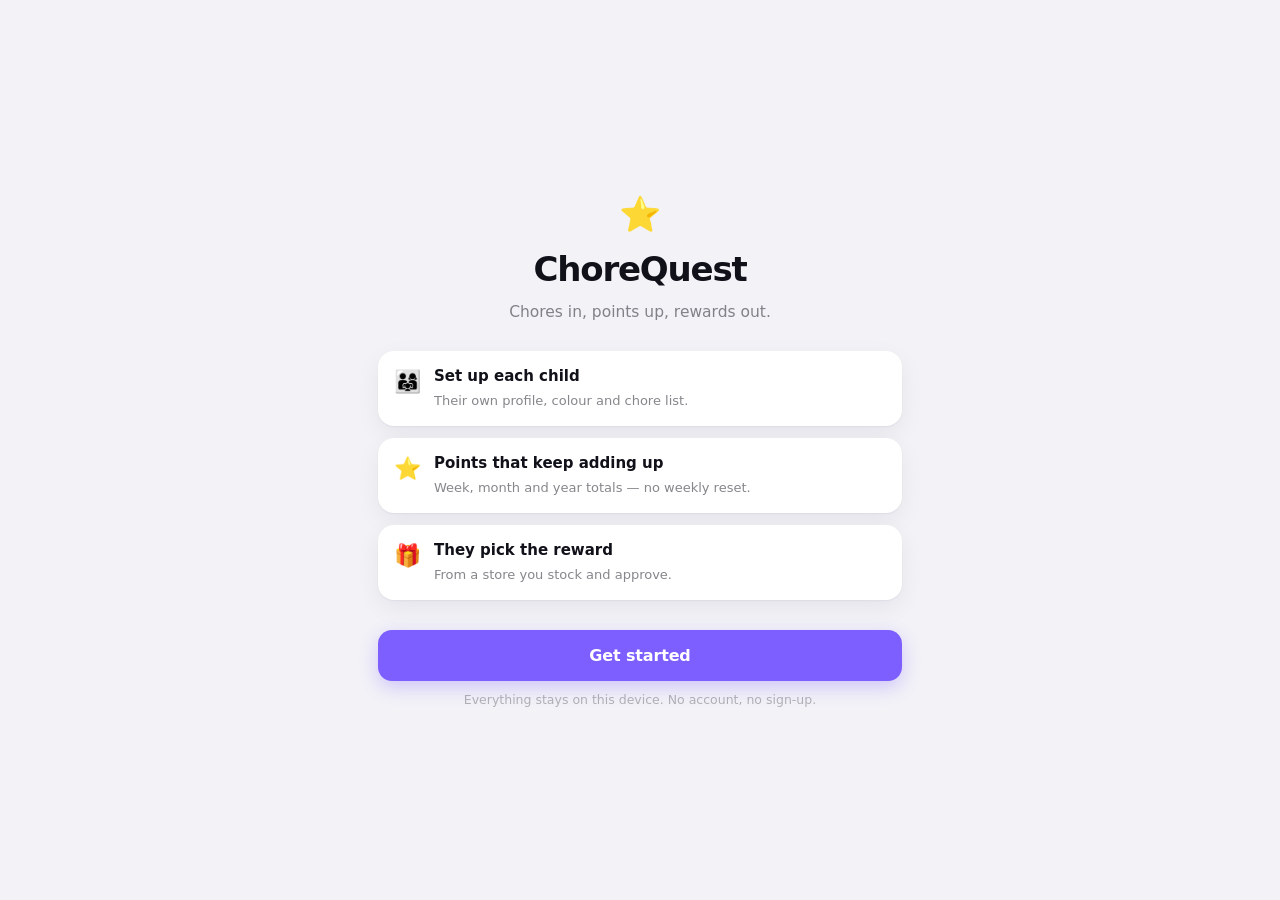
<file: index.html>
<!DOCTYPE html>
<html lang="en">
<head>
  <meta charset="UTF-8">
  <!-- viewport-fit=cover lets the app paint under the notch and home indicator -->
  <meta name="viewport" content="width=device-width, initial-scale=1, viewport-fit=cover, maximum-scale=1, user-scalable=no">
  <title>ChoreQuest — Chores, Points &amp; Rewards</title>
  <meta name="description" content="A family chore list where kids earn points that keep adding up across the week, month and year — then choose their own reward from a store their parent stocks.">

  <!-- Home Screen / PWA -->
  <link rel="manifest" href="./manifest.webmanifest">
  <meta name="apple-mobile-web-app-capable" content="yes">
  <meta name="mobile-web-app-capable" content="yes">
  <meta name="apple-mobile-web-app-status-bar-style" content="black-translucent">
  <meta name="apple-mobile-web-app-title" content="ChoreQuest">
  <link rel="apple-touch-icon" href="./icons/apple-touch-icon.png">
  <link rel="icon" href="./icons/icon-192.png" sizes="192x192">
  <meta name="theme-color" content="#f6f6f9" media="(prefers-color-scheme: light)">
  <meta name="theme-color" content="#0b0b10" media="(prefers-color-scheme: dark)">

  <link rel="stylesheet" href="./styles.css">
</head>
<body>
  <main id="app" class="app"></main>

  <!-- Overlays live outside #app so a re-render never tears them down mid-interaction -->
  <div id="sheet-host" class="sheet-host" aria-live="polite"></div>
  <div id="toast-host" class="toast-host" aria-live="polite"></div>
  <div id="confetti-host" class="confetti-host" aria-hidden="true"></div>

  <noscript>
    <p style="padding:2rem;font:16px/1.5 system-ui">ChoreQuest needs JavaScript switched on to run.</p>
  </noscript>

  <script type="module" src="./js/app.js"></script>
</body>
</html>
</file>
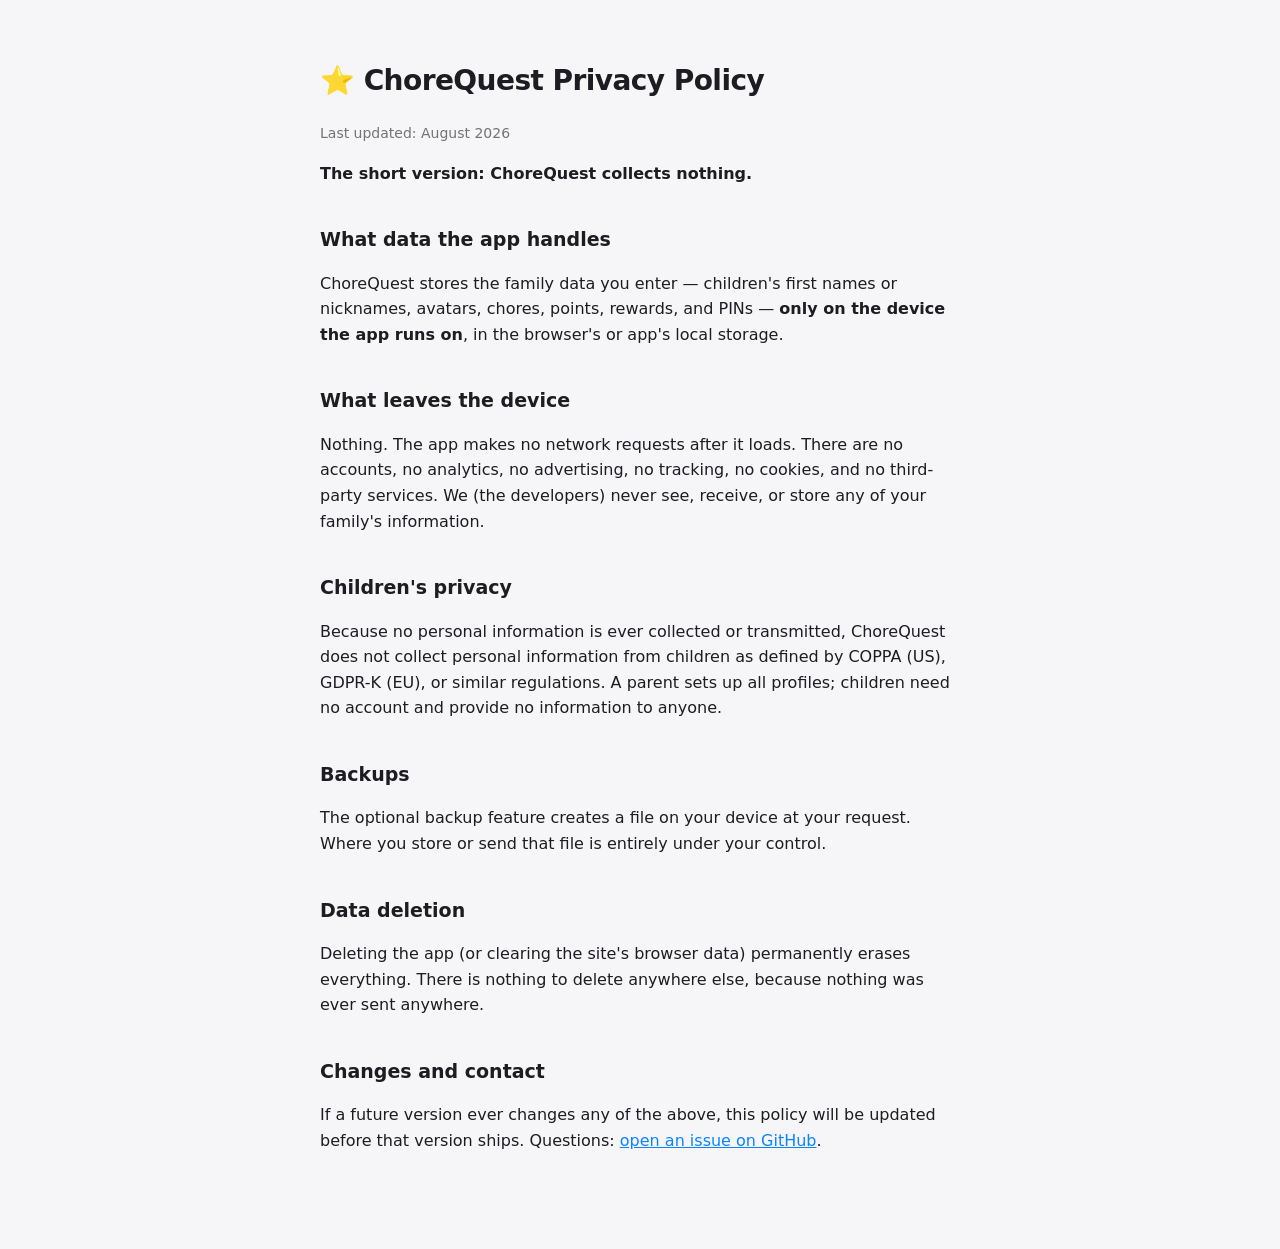
<file: privacy.html>
<!DOCTYPE html>
<html lang="en">
<head>
  <meta charset="UTF-8">
  <meta name="viewport" content="width=device-width, initial-scale=1">
  <title>ChoreQuest — Privacy Policy</title>
  <link rel="icon" href="./icons/icon-192.png">
  <style>
    :root { color-scheme: light dark; }
    body {
      font: 16px/1.6 -apple-system, BlinkMacSystemFont, "Segoe UI", Roboto, system-ui, sans-serif;
      max-width: 640px; margin: 0 auto; padding: 40px 24px 80px;
      color: #1c1c22; background: #f6f6f9;
    }
    @media (prefers-color-scheme: dark) { body { color: #f0f0f4; background: #101015; } }
    h1 { font-size: 28px; letter-spacing: -0.02em; }
    h2 { font-size: 19px; margin-top: 2em; }
    a { color: #0a84ff; }
    .updated { opacity: 0.6; font-size: 14px; }
  </style>
</head>
<body>
  <h1>⭐ ChoreQuest Privacy Policy</h1>
  <p class="updated">Last updated: August 2026</p>

  <p><strong>The short version: ChoreQuest collects nothing.</strong></p>

  <h2>What data the app handles</h2>
  <p>ChoreQuest stores the family data you enter — children's first names or
  nicknames, avatars, chores, points, rewards, and PINs — <strong>only on the
  device the app runs on</strong>, in the browser's or app's local storage.</p>

  <h2>What leaves the device</h2>
  <p>Nothing. The app makes no network requests after it loads. There are no
  accounts, no analytics, no advertising, no tracking, no cookies, and no
  third-party services. We (the developers) never see, receive, or store any
  of your family's information.</p>

  <h2>Children's privacy</h2>
  <p>Because no personal information is ever collected or transmitted,
  ChoreQuest does not collect personal information from children as defined by
  COPPA (US), GDPR-K (EU), or similar regulations. A parent sets up all
  profiles; children need no account and provide no information to anyone.</p>

  <h2>Backups</h2>
  <p>The optional backup feature creates a file on your device at your request.
  Where you store or send that file is entirely under your control.</p>

  <h2>Data deletion</h2>
  <p>Deleting the app (or clearing the site's browser data) permanently erases
  everything. There is nothing to delete anywhere else, because nothing was
  ever sent anywhere.</p>

  <h2>Changes and contact</h2>
  <p>If a future version ever changes any of the above, this policy will be
  updated before that version ships. Questions:
  <a href="https://github.com/protoss1232001/Chorequest/issues">open an issue on GitHub</a>.</p>
</body>
</html>
</file>
<file: styles.css>
/* ==========================================================================
   ChoreQuest — iOS-flavoured styling.
   Light and dark are both first-class; the whole palette is tokens so a
   child's chosen colour (--kid-accent) can tint their screens.
   ========================================================================== */

:root {
  --accent: #7d5fff;
  --kid-accent: var(--accent);

  --bg: #f2f2f7;
  --bg-elevated: #ffffff;
  --surface: #ffffff;
  --surface-2: #ffffff;
  --surface-sunk: #e9e9ef;
  --hairline: rgba(60, 60, 67, 0.14);

  --text: #11111a;
  --text-2: rgba(60, 60, 67, 0.62);
  --text-3: rgba(60, 60, 67, 0.36);

  --green: #34c759;
  --red: #ff3b30;
  --amber: #ff9f0a;
  --blue: #0a84ff;

  --radius-lg: 22px;
  --radius: 16px;
  --radius-sm: 11px;

  --shadow: 0 1px 2px rgba(16, 16, 32, 0.05), 0 8px 24px rgba(16, 16, 32, 0.06);
  --shadow-lift: 0 2px 6px rgba(16, 16, 32, 0.08), 0 18px 40px rgba(16, 16, 32, 0.12);

  --safe-top: env(safe-area-inset-top, 0px);
  --safe-bottom: env(safe-area-inset-bottom, 0px);
  --tabbar-h: 58px;

  --ease-spring: cubic-bezier(0.22, 1, 0.36, 1);
}

@media (prefers-color-scheme: dark) {
  :root {
    --bg: #0b0b10;
    --bg-elevated: #16161d;
    --surface: #1a1a22;
    --surface-2: #22222c;
    --surface-sunk: #101017;
    --hairline: rgba(255, 255, 255, 0.1);

    --text: #f5f5f7;
    --text-2: rgba(235, 235, 245, 0.62);
    --text-3: rgba(235, 235, 245, 0.34);

    --shadow: 0 1px 2px rgba(0, 0, 0, 0.5), 0 10px 30px rgba(0, 0, 0, 0.4);
    --shadow-lift: 0 2px 8px rgba(0, 0, 0, 0.55), 0 20px 44px rgba(0, 0, 0, 0.5);
  }
}

*, *::before, *::after { box-sizing: border-box; }

html, body {
  margin: 0;
  height: 100%;
  overscroll-behavior-y: none;
}

body {
  background: var(--bg);
  color: var(--text);
  font: 16px/1.45 -apple-system, BlinkMacSystemFont, "SF Pro Text", "Segoe UI", Roboto, system-ui, sans-serif;
  -webkit-font-smoothing: antialiased;
  -webkit-tap-highlight-color: transparent;
  text-rendering: optimizeLegibility;
}

body.is-locked { overflow: hidden; }

h1, h2, h3, p, ul, ol { margin: 0; }
ul, ol { list-style: none; padding: 0; }

button, input, select, textarea { font: inherit; color: inherit; }
button { cursor: pointer; border: 0; background: none; padding: 0; }

/* --------------------------------------------------------------------------
   Layout shell
   -------------------------------------------------------------------------- */

.app { min-height: 100%; }

.screen {
  display: flex;
  flex-direction: column;
  min-height: 100dvh;
  max-width: 560px;
  margin: 0 auto;
  position: relative;
}

.scroll-body {
  flex: 1;
  padding: 0 16px calc(var(--tabbar-h) + var(--safe-bottom) + 28px);
  display: flex;
  flex-direction: column;
  gap: 12px;
}
/* Applied only when the route changed, so data updates re-render silently. */
.scroll-body.is-entering { animation: rise 0.34s var(--ease-spring) both; }

@keyframes rise {
  from { opacity: 0; transform: translateY(10px); }
  to { opacity: 1; transform: none; }
}

@media (prefers-reduced-motion: reduce) {
  *, *::before, *::after { animation-duration: 0.01ms !important; transition-duration: 0.01ms !important; }
}

.section-title {
  font-size: 13px;
  font-weight: 600;
  letter-spacing: 0.05em;
  text-transform: uppercase;
  color: var(--text-2);
  margin: 14px 4px 2px;
}

.section-note { font-size: 13px; color: var(--text-2); margin: -4px 4px 4px; }

.fine-print {
  font-size: 12.5px;
  line-height: 1.5;
  color: var(--text-3);
  margin: 10px 4px 0;
}

/* --------------------------------------------------------------------------
   Headers
   -------------------------------------------------------------------------- */

.kid-head, .parent-head, .pin-head {
  display: flex;
  align-items: center;
  gap: 12px;
  padding: calc(var(--safe-top) + 14px) 16px 12px;
}

.kid-head__switch {
  width: 44px; height: 44px;
  border-radius: 50%;
  display: grid; place-items: center;
  background: var(--surface);
  box-shadow: var(--shadow);
  transition: transform 0.2s var(--ease-spring);
}
.kid-head__switch:active { transform: scale(0.92); }

.kid-head__text { flex: 1; min-width: 0; }
.kid-head__eyebrow, .parent-head__eyebrow {
  font-size: 12.5px; font-weight: 600; color: var(--text-2);
  text-transform: uppercase; letter-spacing: 0.06em;
}
.kid-head h1, .parent-head h1 {
  font-size: 28px; font-weight: 800; letter-spacing: -0.02em; line-height: 1.15;
}

.parent-head { justify-content: space-between; }

.balance-pill {
  display: inline-flex; align-items: center; gap: 5px;
  padding: 8px 13px;
  border-radius: 999px;
  background: color-mix(in srgb, var(--kid-accent) 14%, var(--surface));
  color: var(--kid-accent);
  font-weight: 800; font-size: 15px;
  border: 1px solid color-mix(in srgb, var(--kid-accent) 22%, transparent);
}
.balance-pill__star { font-size: 13px; }

.link-btn {
  color: var(--blue);
  font-size: 15.5px; font-weight: 600;
  padding: 8px 2px;
}
.link-btn:active { opacity: 0.5; }

.avatar {
  display: grid; place-items: center;
  width: 44px; height: 44px;
  border-radius: 50%;
  font-size: 24px;
  background: color-mix(in srgb, var(--kid-accent) 16%, var(--surface-2));
  line-height: 1;
}
.avatar--sm { width: 34px; height: 34px; font-size: 19px; }
.avatar--lg { width: 74px; height: 74px; font-size: 40px; }

/* --------------------------------------------------------------------------
   Cards
   -------------------------------------------------------------------------- */

.card {
  background: var(--surface);
  border-radius: var(--radius-lg);
  padding: 18px;
  box-shadow: var(--shadow);
}

.card--summary {
  display: flex; align-items: center; gap: 16px;
  margin-top: 4px;
}

.summary__ring { position: relative; display: grid; place-items: center; flex-shrink: 0; }
.summary__ring-label {
  position: absolute;
  font-size: 17px; font-weight: 800; letter-spacing: -0.02em;
}
.summary__ring-label i { font-style: normal; font-size: 12px; color: var(--text-3); font-weight: 600; }

.ring { transform: rotate(-90deg); }
.ring__track { fill: none; stroke: var(--surface-sunk); }
.ring__value {
  fill: none;
  stroke: var(--kid-accent);
  stroke-linecap: round;
  transition: stroke-dashoffset 0.7s var(--ease-spring);
}

.summary__text { flex: 1; min-width: 0; }
.summary__text h2 { font-size: 17px; font-weight: 700; letter-spacing: -0.01em; }
.summary__text p { font-size: 13.5px; color: var(--text-2); margin-top: 3px; }

.streak {
  display: grid; place-items: center;
  padding: 8px 11px;
  border-radius: 14px;
  background: color-mix(in srgb, var(--amber) 15%, transparent);
  flex-shrink: 0;
}
.streak span { font-size: 17px; }
.streak strong { font-size: 13px; font-weight: 800; color: var(--amber); }

.card--wallet {
  text-align: center;
  padding: 26px 18px;
  background: linear-gradient(155deg,
    color-mix(in srgb, var(--kid-accent) 88%, #ffffff),
    var(--kid-accent) 42%,
    color-mix(in srgb, var(--kid-accent) 58%, #150b3d));
  color: #fff;
  margin-top: 4px;
  box-shadow: 0 12px 32px color-mix(in srgb, var(--kid-accent) 32%, transparent);
}
.card--wallet p { font-size: 13px; opacity: 0.92; font-weight: 600; text-transform: uppercase; letter-spacing: 0.06em; }
.card--wallet strong { display: block; font-size: 52px; font-weight: 800; letter-spacing: -0.04em; line-height: 1.05; margin: 2px 0; }
.card--wallet span { font-size: 14px; opacity: 0.92; }

.card--alert {
  display: flex; align-items: center; gap: 13px;
  width: 100%; text-align: left;
  background: var(--surface);
  border-radius: var(--radius-lg);
  padding: 16px 18px;
  box-shadow: var(--shadow);
  border-left: 4px solid var(--amber);
  transition: transform 0.18s var(--ease-spring);
}
.card--alert:active { transform: scale(0.985); }
.card--alert__icon { font-size: 22px; }
.card--alert strong { display: block; font-size: 15.5px; font-weight: 700; }
.card--alert em { font-style: normal; font-size: 13px; color: var(--text-2); }
.card--alert span:nth-child(2) { flex: 1; }
.card--alert__chev { font-size: 24px; color: var(--text-3); }

.card--calm {
  display: flex; align-items: center; gap: 13px;
  background: var(--surface);
  border-radius: var(--radius-lg);
  padding: 16px 18px;
  box-shadow: var(--shadow);
}
.card--calm > span { font-size: 22px; }
.card--calm strong { display: block; font-size: 15.5px; font-weight: 700; }
.card--calm em { font-style: normal; font-size: 13px; color: var(--text-2); }

.card--goal { display: flex; align-items: center; gap: 14px; }
.goal__emoji { font-size: 34px; }
.goal__body { flex: 1; min-width: 0; }
.goal__body strong { display: block; font-size: 15.5px; font-weight: 700; margin-bottom: 8px; }
.goal__body em { font-style: normal; font-size: 12.5px; color: var(--text-2); display: block; margin-top: 7px; }

/* --------------------------------------------------------------------------
   Chores
   -------------------------------------------------------------------------- */

.chore-list { display: flex; flex-direction: column; gap: 9px; }

.chore {
  display: flex; align-items: center; gap: 13px;
  width: 100%; text-align: left;
  background: var(--surface);
  border-radius: var(--radius);
  padding: 14px 16px;
  box-shadow: var(--shadow);
  transition: transform 0.18s var(--ease-spring), opacity 0.2s;
}
.chore--todo:active { transform: scale(0.975); }

.chore__check {
  width: 25px; height: 25px;
  border-radius: 50%;
  border: 2px solid var(--text-3);
  flex-shrink: 0;
  transition: all 0.2s var(--ease-spring);
}
.chore--todo:active .chore__check {
  background: var(--kid-accent);
  border-color: var(--kid-accent);
}

.chore__emoji { font-size: 24px; flex-shrink: 0; line-height: 1; }
.chore__body { flex: 1; min-width: 0; display: block; }
.chore__title { display: block; font-size: 15.5px; font-weight: 600; letter-spacing: -0.01em; }
.chore__meta { display: block; font-size: 12.5px; color: var(--text-2); margin-top: 2px; }

.chore__points {
  font-size: 14px; font-weight: 800;
  color: var(--kid-accent);
  background: color-mix(in srgb, var(--kid-accent) 12%, transparent);
  padding: 5px 10px; border-radius: 999px;
  flex-shrink: 0;
}

.chore--pending { background: color-mix(in srgb, var(--amber) 9%, var(--surface)); }
.chore__undo {
  font-size: 13px; font-weight: 700; color: var(--blue);
  padding: 7px 11px; border-radius: 999px;
  background: color-mix(in srgb, var(--blue) 12%, transparent);
  flex-shrink: 0;
}

.chore--approved .chore__title { color: var(--text-2); }
.chore--approved .chore__title { text-decoration: line-through; text-decoration-color: var(--text-3); }
.chore--approved .chore__emoji { opacity: 0.75; }
.chore__earned { font-size: 14px; font-weight: 800; color: var(--green); flex-shrink: 0; }

/* --------------------------------------------------------------------------
   Rewards
   -------------------------------------------------------------------------- */

.reward-list { display: flex; flex-direction: column; gap: 10px; }

.reward {
  display: flex; align-items: center; gap: 14px;
  width: 100%; text-align: left;
  background: var(--surface);
  border-radius: var(--radius);
  padding: 15px 16px;
  box-shadow: var(--shadow);
  transition: transform 0.18s var(--ease-spring);
}
.reward:active { transform: scale(0.975); }

.reward--ready {
  border: 1.5px solid color-mix(in srgb, var(--kid-accent) 45%, transparent);
  box-shadow: var(--shadow), 0 0 0 4px color-mix(in srgb, var(--kid-accent) 9%, transparent);
}
.reward--locked { opacity: 0.78; }

.reward__emoji { font-size: 30px; flex-shrink: 0; line-height: 1; }
.reward__body { flex: 1; min-width: 0; display: block; }
.reward__title { display: block; font-size: 15.5px; font-weight: 700; letter-spacing: -0.01em; }
.reward__status { display: block; font-size: 12.5px; color: var(--text-2); margin-top: 5px; }
.reward__status--ready { color: var(--green); font-weight: 700; }

.reward__cost {
  flex-shrink: 0; text-align: center;
  font-size: 17px; font-weight: 800; letter-spacing: -0.02em;
  color: var(--kid-accent);
}
.reward__cost i { display: block; font-style: normal; font-size: 10px; font-weight: 600; color: var(--text-3); letter-spacing: 0.06em; }

.tag {
  display: inline-block; margin-top: 4px;
  font-size: 11px; font-weight: 700;
  padding: 3px 8px; border-radius: 6px;
  background: var(--surface-sunk); color: var(--text-2);
}
.tag--gift { background: color-mix(in srgb, var(--blue) 14%, transparent); color: var(--blue); }

.meter {
  height: 7px; border-radius: 999px;
  background: var(--surface-sunk);
  overflow: hidden;
  margin-top: 7px;
}
.meter span {
  display: block; height: 100%; border-radius: 999px;
  background: linear-gradient(90deg, var(--kid-accent), color-mix(in srgb, var(--kid-accent) 55%, #fff));
  transition: width 0.7s var(--ease-spring);
}

/* --------------------------------------------------------------------------
   Stats, mini lists, chips
   -------------------------------------------------------------------------- */

.stat-grid { display: grid; grid-template-columns: repeat(2, 1fr); gap: 9px; }
.stat {
  background: var(--surface);
  border-radius: var(--radius);
  padding: 14px 16px;
  box-shadow: var(--shadow);
}
.stat em { font-style: normal; display: block; font-size: 12px; font-weight: 600; color: var(--text-2); text-transform: uppercase; letter-spacing: 0.05em; }
.stat strong { display: block; font-size: 25px; font-weight: 800; letter-spacing: -0.03em; margin-top: 3px; }

.mini-list { display: flex; flex-direction: column; gap: 1px; background: var(--surface); border-radius: var(--radius); overflow: hidden; box-shadow: var(--shadow); }
.mini { display: flex; align-items: center; gap: 12px; padding: 12px 16px; }
.mini + .mini { border-top: 1px solid var(--hairline); }
.mini__emoji { font-size: 20px; flex-shrink: 0; }
.mini__body { flex: 1; min-width: 0; }
.mini__body strong { display: block; font-size: 14.5px; font-weight: 600; }
.mini__body em { font-style: normal; font-size: 12px; color: var(--text-2); }

.chip {
  flex-shrink: 0;
  font-size: 12px; font-weight: 700;
  padding: 4px 9px; border-radius: 999px;
  background: var(--surface-sunk); color: var(--text-2);
}
.chip--approved, .chip--fulfilled { background: color-mix(in srgb, var(--green) 16%, transparent); color: var(--green); }
.chip--pending, .chip--requested { background: color-mix(in srgb, var(--amber) 16%, transparent); color: var(--amber); }
.chip--declined { background: color-mix(in srgb, var(--red) 14%, transparent); color: var(--red); }

/* --------------------------------------------------------------------------
   Tab bar
   -------------------------------------------------------------------------- */

.tabbar {
  position: fixed; bottom: 0; left: 50%; transform: translateX(-50%);
  width: 100%; max-width: 560px;
  display: grid; grid-auto-flow: column; grid-auto-columns: 1fr;
  padding-bottom: var(--safe-bottom);
  background: color-mix(in srgb, var(--bg) 78%, transparent);
  backdrop-filter: saturate(180%) blur(22px);
  -webkit-backdrop-filter: saturate(180%) blur(22px);
  border-top: 1px solid var(--hairline);
  z-index: 20;
}

.tabbar__item {
  display: grid; place-items: center; gap: 2px;
  height: var(--tabbar-h);
  color: var(--text-3);
  transition: color 0.15s;
}
.tabbar__item.is-active { color: var(--kid-accent); }
.tabbar__icon { position: relative; display: block; width: 25px; height: 25px; }
.tabbar__icon svg { width: 100%; height: 100%; display: block; }
.tabbar__item.is-active .tabbar__icon svg { stroke-width: 2.2; }
.tabbar__label { font-size: 10.5px; font-weight: 600; letter-spacing: 0.01em; }

.dot {
  position: absolute; top: -4px; right: -12px;
  min-width: 17px; height: 17px; padding: 0 4px;
  border-radius: 999px;
  background: var(--red); color: #fff;
  font-size: 10.5px; font-weight: 800; font-style: normal;
  display: grid; place-items: center;
  filter: none;
}

/* --------------------------------------------------------------------------
   Buttons
   -------------------------------------------------------------------------- */

.btn {
  display: inline-flex; align-items: center; justify-content: center;
  gap: 7px;
  padding: 14px 20px;
  border-radius: 14px;
  font-size: 16px; font-weight: 700;
  letter-spacing: -0.01em;
  text-decoration: none;
  transition: transform 0.16s var(--ease-spring), opacity 0.15s;
}
.btn:active { transform: scale(0.97); opacity: 0.9; }
.btn--block { width: 100%; margin-top: 8px; }
.btn--primary { background: var(--kid-accent); color: #fff; box-shadow: 0 6px 18px color-mix(in srgb, var(--kid-accent) 30%, transparent); }
.btn--plain { background: var(--surface-sunk); color: var(--text); }
.btn--danger { background: color-mix(in srgb, var(--red) 12%, transparent); color: var(--red); }

.icon-btn {
  width: 40px; height: 40px;
  border-radius: 50%;
  display: grid; place-items: center;
  font-size: 17px; font-weight: 800;
  transition: transform 0.16s var(--ease-spring);
}
.icon-btn:active { transform: scale(0.88); }
.icon-btn--yes { background: color-mix(in srgb, var(--green) 16%, transparent); color: var(--green); }
.icon-btn--no { background: color-mix(in srgb, var(--red) 12%, transparent); color: var(--red); }

.badge {
  background: var(--red); color: #fff;
  font-size: 11.5px; font-weight: 800;
  padding: 3px 8px; border-radius: 999px;
  white-space: nowrap;
}

/* --------------------------------------------------------------------------
   Empty states
   -------------------------------------------------------------------------- */

.empty {
  text-align: center;
  padding: 40px 24px;
  background: var(--surface);
  border-radius: var(--radius-lg);
  box-shadow: var(--shadow);
}
.empty--sm { padding: 22px; }
.empty__art { font-size: 40px; display: block; margin-bottom: 10px; }
.empty h3 { font-size: 17px; font-weight: 700; }
.empty p { font-size: 13.5px; color: var(--text-2); margin-top: 5px; }

/* --------------------------------------------------------------------------
   Profile switcher & welcome
   -------------------------------------------------------------------------- */

.screen--switcher { justify-content: center; padding: calc(var(--safe-top) + 24px) 18px calc(var(--safe-bottom) + 24px); }
.switcher, .welcome { width: 100%; animation: rise 0.4s var(--ease-spring) both; }

.switcher__head { text-align: center; margin-bottom: 26px; }
.switcher__mark, .welcome__mark { font-size: 34px; display: block; }
.switcher__head h1 { font-size: 30px; font-weight: 800; letter-spacing: -0.03em; margin-top: 6px; }
.switcher__head p { font-size: 14.5px; color: var(--text-2); margin-top: 4px; }

.profile-grid { display: grid; grid-template-columns: repeat(2, 1fr); gap: 12px; }
.profile {
  width: 100%;
  display: grid; justify-items: center; gap: 3px;
  padding: 22px 12px 18px;
  background: var(--surface);
  border-radius: var(--radius-lg);
  box-shadow: var(--shadow);
  border: 1.5px solid transparent;
  transition: transform 0.2s var(--ease-spring);
}
.profile:active { transform: scale(0.96); border-color: var(--kid-accent); }
.profile strong { font-size: 16.5px; font-weight: 700; margin-top: 8px; letter-spacing: -0.01em; }
.profile em { font-style: normal; font-size: 13px; color: var(--kid-accent); font-weight: 700; }
.profile__todo {
  margin-top: 7px;
  font-size: 11.5px; font-weight: 700;
  padding: 4px 9px; border-radius: 999px;
  background: color-mix(in srgb, var(--amber) 16%, transparent); color: var(--amber);
}
.profile__todo--done { background: color-mix(in srgb, var(--green) 16%, transparent); color: var(--green); }

.parent-entry {
  width: 100%; margin-top: 20px;
  display: flex; align-items: center; gap: 13px;
  padding: 15px 18px;
  background: var(--surface);
  border-radius: var(--radius);
  box-shadow: var(--shadow);
  text-align: left;
  transition: transform 0.18s var(--ease-spring);
}
.parent-entry:active { transform: scale(0.98); }
.parent-entry > span:first-child { font-size: 20px; }
.parent-entry__body { flex: 1; }
.parent-entry__body strong { display: block; font-size: 15.5px; font-weight: 700; }
.parent-entry__body em { font-style: normal; font-size: 12.5px; color: var(--text-2); }
.parent-entry__chev { font-size: 24px; color: var(--text-3); }

.welcome { text-align: center; }
.welcome h1 { font-size: 34px; font-weight: 800; letter-spacing: -0.035em; margin-top: 6px; }
.welcome__tag { font-size: 15.5px; color: var(--text-2); margin-top: 6px; }
.welcome__points { display: flex; flex-direction: column; gap: 12px; margin: 28px 0 22px; text-align: left; }
.welcome__points li { display: flex; gap: 13px; align-items: flex-start; background: var(--surface); border-radius: var(--radius); padding: 15px 16px; box-shadow: var(--shadow); }
.welcome__points span { font-size: 22px; }
.welcome__points strong { display: block; font-size: 15px; font-weight: 700; }
.welcome__points em { font-style: normal; font-size: 13px; color: var(--text-2); }

/* --------------------------------------------------------------------------
   PIN screen
   -------------------------------------------------------------------------- */

.screen--pin { justify-content: space-between; }
.pin-head { justify-content: flex-start; }

.pin-body { text-align: center; padding: 12px 28px 0; }
.pin-lock { font-size: 40px; }
.pin-body h1 { font-size: 25px; font-weight: 800; letter-spacing: -0.02em; margin-top: 10px; }
.pin-body p { font-size: 14px; color: var(--text-2); margin-top: 6px; max-width: 300px; margin-inline: auto; }

.pin-dots { display: flex; justify-content: center; gap: 18px; margin-top: 30px; }
.pin-dots.is-error { animation: shake 0.4s; }
@keyframes shake {
  10%, 90% { transform: translateX(-3px); }
  30%, 70% { transform: translateX(6px); }
  50% { transform: translateX(-6px); }
}
.pin-dot {
  width: 15px; height: 15px; border-radius: 50%;
  border: 2px solid var(--text-3);
  transition: all 0.18s var(--ease-spring);
}
.pin-dot.is-filled { background: var(--accent); border-color: var(--accent); transform: scale(1.12); }
.pin-error { color: var(--red); font-size: 13.5px; font-weight: 600; margin-top: 14px; }

.keypad {
  display: grid;
  grid-template-columns: repeat(3, 1fr);
  gap: 14px;
  padding: 24px 34px calc(var(--safe-bottom) + 30px);
  max-width: 360px; margin: 0 auto; width: 100%;
}
.keypad__key {
  aspect-ratio: 1.35;
  border-radius: 50% / 34%;
  background: var(--surface);
  box-shadow: var(--shadow);
  font-size: 27px; font-weight: 500;
  transition: transform 0.12s, background 0.12s;
}
.keypad__key:active { background: var(--surface-sunk); transform: scale(0.94); }
.keypad__key--fn { font-size: 21px; background: transparent; box-shadow: none; color: var(--text-2); }

/* --------------------------------------------------------------------------
   Parent lists
   -------------------------------------------------------------------------- */

.kid-list { display: flex; flex-direction: column; gap: 10px; }
.kid-card {
  width: 100%; text-align: left;
  display: flex; align-items: center; gap: 13px;
  background: var(--surface);
  border-radius: var(--radius);
  padding: 14px 16px;
  box-shadow: var(--shadow);
  border-left: 4px solid var(--kid-accent);
  transition: transform 0.18s var(--ease-spring);
}
.kid-card:active { transform: scale(0.98); }
.kid-card__body { flex: 1; min-width: 0; }
.kid-card__body strong { display: block; font-size: 16px; font-weight: 700; }
.kid-card__body em { font-style: normal; font-size: 12.5px; color: var(--text-2); }
.kid-card__right { text-align: right; flex-shrink: 0; display: grid; gap: 4px; justify-items: end; }
.kid-card__balance { font-size: 18px; font-weight: 800; color: var(--kid-accent); letter-spacing: -0.02em; }

.quick-grid { display: grid; grid-template-columns: repeat(2, 1fr); gap: 10px; }
.quick {
  display: grid; justify-items: center; gap: 6px;
  padding: 20px 12px;
  background: var(--surface);
  border-radius: var(--radius);
  box-shadow: var(--shadow);
  transition: transform 0.18s var(--ease-spring);
}
.quick:active { transform: scale(0.96); }
.quick span { font-size: 26px; }
.quick strong { font-size: 14px; font-weight: 600; }

.review-list { display: flex; flex-direction: column; gap: 9px; }
.review {
  display: flex; align-items: center; gap: 13px;
  background: var(--surface);
  border-radius: var(--radius);
  padding: 13px 14px 13px 16px;
  box-shadow: var(--shadow);
}
.review--reward { border-left: 4px solid var(--accent); }
.review__emoji { font-size: 24px; flex-shrink: 0; }
.review__body { flex: 1; min-width: 0; }
.review__body strong { display: block; font-size: 15px; font-weight: 600; }
.review__body em { font-style: normal; font-size: 12.5px; color: var(--text-2); }
.review__actions { display: flex; gap: 8px; flex-shrink: 0; }

.segmented {
  display: grid; grid-auto-flow: column; grid-auto-columns: 1fr;
  background: var(--surface-sunk);
  border-radius: 11px;
  padding: 2px;
  margin: 4px 0 6px;
}
.segmented button {
  padding: 8px 4px;
  border-radius: 9px;
  font-size: 14px; font-weight: 600;
  color: var(--text-2);
  transition: all 0.18s var(--ease-spring);
}
.segmented button.is-active { background: var(--surface); color: var(--text); box-shadow: var(--shadow); }

.manage-list { display: flex; flex-direction: column; gap: 1px; background: var(--surface); border-radius: var(--radius); overflow: hidden; box-shadow: var(--shadow); }
.manage-row {
  width: 100%; text-align: left;
  display: flex; align-items: center; gap: 13px;
  padding: 13px 16px;
  transition: background 0.15s;
}
.manage-row:active { background: var(--surface-sunk); }
.manage-list li + li .manage-row { border-top: 1px solid var(--hairline); }
.manage-row__emoji { font-size: 22px; flex-shrink: 0; }
.manage-row__body { flex: 1; min-width: 0; }
.manage-row__body strong { display: block; font-size: 15px; font-weight: 600; }
.manage-row__body em { font-style: normal; font-size: 12.5px; color: var(--text-2); }
.manage-row__points { font-size: 14px; font-weight: 700; color: var(--accent); flex-shrink: 0; }
.manage-row__chev { font-size: 22px; color: var(--text-3); }

.settings-list { display: flex; flex-direction: column; gap: 1px; background: var(--surface); border-radius: var(--radius); overflow: hidden; box-shadow: var(--shadow); }
.settings-row {
  width: 100%;
  display: flex; align-items: center; justify-content: space-between;
  padding: 14px 16px;
  font-size: 15.5px;
  transition: background 0.15s;
}
.settings-row:active { background: var(--surface-sunk); }
.settings-list li + li .settings-row { border-top: 1px solid var(--hairline); }
.settings-row em { font-style: normal; color: var(--text-2); font-size: 14.5px; }
.settings-row--danger { color: var(--red); }

/* --------------------------------------------------------------------------
   Sheets
   -------------------------------------------------------------------------- */

.sheet-host { position: fixed; inset: 0; z-index: 60; pointer-events: none; }
.sheet-host.is-open { pointer-events: auto; }

.scrim {
  position: absolute; inset: 0;
  background: rgba(0, 0, 0, 0.42);
  backdrop-filter: blur(3px);
  animation: fade 0.25s both;
}
@keyframes fade { from { opacity: 0; } to { opacity: 1; } }

.sheet {
  position: absolute; bottom: 0; left: 50%; transform: translateX(-50%);
  width: 100%; max-width: 560px;
  max-height: 92dvh;
  display: flex; flex-direction: column;
  background: var(--bg-elevated);
  border-radius: 26px 26px 0 0;
  box-shadow: var(--shadow-lift);
  padding-bottom: var(--safe-bottom);
  animation: slide-up 0.36s var(--ease-spring) both;
}
@keyframes slide-up { from { transform: translate(-50%, 100%); } to { transform: translate(-50%, 0); } }

.sheet__grabber {
  width: 38px; height: 5px; border-radius: 999px;
  background: var(--text-3);
  margin: 9px auto 2px;
  opacity: 0.5;
  flex-shrink: 0;
}
.sheet__head { padding: 12px 22px 4px; flex-shrink: 0; }
.sheet__head h2 { font-size: 21px; font-weight: 800; letter-spacing: -0.02em; }
.sheet__head p { font-size: 14px; color: var(--text-2); margin-top: 6px; line-height: 1.45; }
.sheet__body { padding: 14px 22px 4px; overflow-y: auto; -webkit-overflow-scrolling: touch; }
.sheet__body:empty { padding: 0; }
.sheet__foot { display: flex; flex-direction: column; gap: 9px; padding: 14px 22px 20px; flex-shrink: 0; }

/* --------------------------------------------------------------------------
   Form controls
   -------------------------------------------------------------------------- */

.field { display: block; margin-bottom: 18px; }
.field__label { display: block; font-size: 12.5px; font-weight: 700; text-transform: uppercase; letter-spacing: 0.05em; color: var(--text-2); margin-bottom: 7px; }
.field__hint { display: block; font-size: 12.5px; color: var(--text-3); margin-top: 6px; line-height: 1.4; }

.field input[type="text"],
.field input[type="number"],
.field input[type="file"],
.field select,
.field textarea {
  width: 100%;
  padding: 13px 14px;
  border-radius: 12px;
  border: 1.5px solid var(--hairline);
  background: var(--surface);
  font-size: 16px; /* 16px keeps iOS from zooming on focus */
  outline: none;
  transition: border-color 0.16s, box-shadow 0.16s;
  -webkit-appearance: none;
  appearance: none;
}
.field textarea { resize: vertical; font-family: ui-monospace, SFMono-Regular, Menlo, monospace; font-size: 12.5px; line-height: 1.5; }
.field select { background-image: linear-gradient(45deg, transparent 50%, var(--text-2) 50%), linear-gradient(135deg, var(--text-2) 50%, transparent 50%); background-position: calc(100% - 19px) 21px, calc(100% - 14px) 21px; background-size: 5px 5px; background-repeat: no-repeat; }
.field :is(input, select, textarea):focus {
  border-color: var(--accent);
  box-shadow: 0 0 0 3.5px color-mix(in srgb, var(--accent) 16%, transparent);
}

.emoji-picker { display: grid; grid-template-columns: repeat(auto-fill, minmax(46px, 1fr)); gap: 7px; }
.emoji-picker__opt input { position: absolute; opacity: 0; pointer-events: none; }
.emoji-picker__opt span {
  display: grid; place-items: center;
  aspect-ratio: 1;
  border-radius: 12px;
  font-size: 23px;
  background: var(--surface);
  border: 1.5px solid var(--hairline);
  cursor: pointer;
  transition: all 0.16s var(--ease-spring);
}
.emoji-picker__opt input:checked + span {
  border-color: var(--accent);
  background: color-mix(in srgb, var(--accent) 13%, var(--surface));
  transform: scale(1.06);
}

.day-picker { display: grid; grid-template-columns: repeat(7, 1fr); gap: 6px; }
.day-picker__opt input { position: absolute; opacity: 0; pointer-events: none; }
.day-picker__opt span {
  display: grid; place-items: center;
  aspect-ratio: 1;
  border-radius: 50%;
  font-size: 14px; font-weight: 700;
  background: var(--surface);
  border: 1.5px solid var(--hairline);
  color: var(--text-2);
  cursor: pointer;
  transition: all 0.16s var(--ease-spring);
}
.day-picker__opt input:checked + span { background: var(--accent); border-color: var(--accent); color: #fff; }

.chip-picker { display: flex; flex-wrap: wrap; gap: 8px; }
.chip-picker--kids { margin-top: 9px; }
.chip-picker__opt input { position: absolute; opacity: 0; pointer-events: none; }
.chip-picker__opt span {
  display: inline-block;
  padding: 9px 15px;
  border-radius: 999px;
  font-size: 14px; font-weight: 600;
  background: var(--surface);
  border: 1.5px solid var(--hairline);
  color: var(--text-2);
  cursor: pointer;
  transition: all 0.16s var(--ease-spring);
}
.chip-picker__opt input:checked + span {
  background: color-mix(in srgb, var(--accent) 14%, var(--surface));
  border-color: var(--accent);
  color: var(--accent);
}

.colour-picker { display: flex; gap: 11px; flex-wrap: wrap; }
.colour-picker__opt input { position: absolute; opacity: 0; pointer-events: none; }
.colour-picker__opt span {
  display: block;
  width: 38px; height: 38px;
  border-radius: 50%;
  background: var(--swatch);
  cursor: pointer;
  border: 3px solid transparent;
  box-shadow: 0 0 0 0 var(--swatch);
  transition: all 0.18s var(--ease-spring);
}
.colour-picker__opt input:checked + span {
  border-color: var(--bg-elevated);
  box-shadow: 0 0 0 3px var(--swatch);
  transform: scale(1.08);
}

/* --------------------------------------------------------------------------
   Toast, confetti, install hint
   -------------------------------------------------------------------------- */

.toast-host {
  position: fixed; left: 50%; transform: translateX(-50%);
  bottom: calc(var(--tabbar-h) + var(--safe-bottom) + 16px);
  z-index: 80;
  pointer-events: none;
  opacity: 0;
  transition: opacity 0.24s, transform 0.3s var(--ease-spring);
  width: max-content; max-width: min(92vw, 420px);
}
.toast-host.is-visible { opacity: 1; transform: translateX(-50%) translateY(-4px); }

.toast {
  background: rgba(28, 28, 34, 0.94);
  color: #fff;
  padding: 12px 18px;
  border-radius: 999px;
  font-size: 14px; font-weight: 600;
  text-align: center;
  box-shadow: var(--shadow-lift);
  backdrop-filter: blur(14px);
}
.toast--success { background: rgba(24, 104, 55, 0.95); }
.toast--warn { background: rgba(150, 60, 20, 0.95); }

.confetti-host { position: fixed; inset: 0; pointer-events: none; z-index: 70; overflow: hidden; }
.confetti-host i {
  position: absolute; top: -20px;
  border-radius: 2px;
  animation: fall linear forwards;
}
@keyframes fall {
  to { transform: translateY(105dvh) rotate(var(--rot)); opacity: 0.2; }
}

.install-hint {
  position: fixed; left: 12px; right: 12px;
  bottom: calc(var(--tabbar-h) + var(--safe-bottom) + 12px);
  z-index: 50;
  display: flex; align-items: center; gap: 11px;
  padding: 13px 15px;
  border-radius: 16px;
  background: var(--bg-elevated);
  box-shadow: var(--shadow-lift);
  max-width: 536px; margin: 0 auto;
  animation: rise 0.5s var(--ease-spring) both;
}
.install-hint span { font-size: 20px; }
.install-hint p { font-size: 13px; line-height: 1.4; flex: 1; }
.install-hint button { font-size: 16px; color: var(--text-3); padding: 4px 6px; }

.parent-head__actions { display: flex; align-items: center; gap: 14px; flex-shrink: 0; }

/* --------------------------------------------------------------------------
   Difficulty, streak bonuses and the sliders that price them
   -------------------------------------------------------------------------- */

:root {
  --diff-easy: #34c759;
  --diff-medium: #0a84ff;
  --diff-hard: #ff9f0a;
  --diff-extreme: #ff375f;
}

.diff-dot {
  display: inline-block;
  width: 9px; height: 9px;
  border-radius: 50%;
  margin-right: 7px;
  vertical-align: 0.5px;
  background: var(--dot, var(--text-3));
  flex-shrink: 0;
}
.diff-dot--easy { --dot: var(--diff-easy); }
.diff-dot--medium { --dot: var(--diff-medium); }
.diff-dot--hard { --dot: var(--diff-hard); }
.diff-dot--extreme { --dot: var(--diff-extreme); }

/* Sliders ------------------------------------------------------------------ */

.card--sliders { display: flex; flex-direction: column; gap: 22px; padding: 20px 18px; }

.slider-row__head { display: flex; align-items: baseline; justify-content: space-between; gap: 12px; }
.slider-row__name { font-size: 15.5px; font-weight: 700; display: inline-flex; align-items: center; }
.slider-row__value {
  font-size: 17px; font-weight: 800; letter-spacing: -0.02em;
  color: var(--accent);
  font-variant-numeric: tabular-nums;
}
.slider-row__example { font-size: 12.5px; color: var(--text-3); margin-top: 8px; line-height: 1.45; }

.slider-row input[type="range"] {
  -webkit-appearance: none;
  appearance: none;
  width: 100%;
  margin: 12px 0 0;
  height: 30px;              /* a generous drag target for a thumb */
  background: transparent;
  outline: none;
  display: block;
  touch-action: pan-y;       /* vertical scrolling still works around it */
}

/* The filled portion is painted onto the track via --fill. */
.slider-row input[type="range"]::-webkit-slider-runnable-track {
  height: 10px;
  border-radius: 999px;
  background:
    linear-gradient(90deg, var(--accent) 0 var(--fill, 0%), transparent var(--fill, 0%)),
    var(--surface-sunk);
}
.slider-row input[type="range"]::-moz-range-track {
  height: 10px;
  border-radius: 999px;
  background: var(--surface-sunk);
}
.slider-row input[type="range"]::-moz-range-progress {
  height: 10px;
  border-radius: 999px;
  background: var(--accent);
}

.slider-row input[type="range"]::-webkit-slider-thumb {
  -webkit-appearance: none;
  appearance: none;
  width: 28px; height: 28px;
  margin-top: -9px;          /* centres the thumb on a 10px track */
  border-radius: 50%;
  background: var(--bg-elevated);
  border: 1px solid var(--hairline);
  box-shadow: 0 1px 3px rgba(0, 0, 0, 0.2), 0 4px 12px rgba(0, 0, 0, 0.16);
  cursor: grab;
  transition: transform 0.14s var(--ease-spring);
}
.slider-row input[type="range"]::-moz-range-thumb {
  width: 28px; height: 28px;
  border-radius: 50%;
  background: var(--bg-elevated);
  border: 1px solid var(--hairline);
  box-shadow: 0 1px 3px rgba(0, 0, 0, 0.2), 0 4px 12px rgba(0, 0, 0, 0.16);
  cursor: grab;
}
.slider-row input[type="range"]:active::-webkit-slider-thumb { transform: scale(1.16); cursor: grabbing; }
.slider-row input[type="range"]:focus-visible::-webkit-slider-thumb {
  box-shadow: 0 0 0 4px color-mix(in srgb, var(--accent) 26%, transparent);
}

/* Streaks ------------------------------------------------------------------ */

.streak-list { display: flex; flex-direction: column; gap: 9px; }

.streak-row {
  display: flex; align-items: center; gap: 13px;
  background: var(--surface);
  border-radius: var(--radius);
  padding: 13px 15px;
  box-shadow: var(--shadow);
  border-left: 4px solid var(--surface-sunk);
}
.streak-row.is-on-track { border-left-color: var(--kid-accent); }
.streak-row.is-complete {
  border-left-color: var(--green);
  background: color-mix(in srgb, var(--green) 8%, var(--surface));
}

.streak-row__emoji { font-size: 22px; flex-shrink: 0; }
.streak-row__body { flex: 1; min-width: 0; }
.streak-row__body strong { display: block; font-size: 15px; font-weight: 600; }
.streak-row__body em { font-style: normal; display: block; font-size: 12.5px; color: var(--text-2); margin-top: 5px; }

.pips { display: flex; gap: 5px; margin-top: 7px; flex-wrap: wrap; }
.pip {
  width: 13px; height: 13px;
  border-radius: 50%;
  background: var(--surface-sunk);
  border: 1.5px solid transparent;
  flex-shrink: 0;
}
.pip.is-done { background: var(--kid-accent); }
.streak-row.is-complete .pip.is-done { background: var(--green); }

.streak-badge {
  flex-shrink: 0;
  font-size: 12.5px; font-weight: 800;
  padding: 5px 9px; border-radius: 999px;
  background: color-mix(in srgb, var(--badge, var(--text-3)) 15%, transparent);
  color: var(--badge, var(--text-2));
}
.diff--easy { --badge: var(--diff-easy); }
.diff--medium { --badge: var(--diff-medium); }
.diff--hard { --badge: var(--diff-hard); }
.diff--extreme { --badge: var(--diff-extreme); }

.mini--bonus .mini__body strong { color: var(--amber); }

.streak-row.is-broken { border-left-color: var(--surface-sunk); opacity: 0.82; }
.pip.is-missed { background: transparent; border-color: color-mix(in srgb, var(--red) 45%, transparent); }
.pip.is-today { background: transparent; border-color: var(--kid-accent); }

/* Per-kid profile locks */
.profile { position: relative; }
.profile__lock {
  position: absolute;
  top: 10px; right: 12px;
  font-size: 13px;
  opacity: 0.5;
}
.pin-avatar { margin: 0 auto; box-shadow: var(--shadow); }

/* --------------------------------------------------------------------------
   Streak savers, celebrations, badges, recap
   -------------------------------------------------------------------------- */

.card--celebrate {
  display: flex; align-items: center; gap: 14px;
  width: 100%; text-align: left;
  margin-top: 4px;
  background: linear-gradient(140deg,
    color-mix(in srgb, var(--amber) 24%, var(--surface)),
    color-mix(in srgb, var(--kid-accent) 18%, var(--surface)));
  border: 1.5px solid color-mix(in srgb, var(--amber) 45%, transparent);
  animation: glow 1.6s ease-in-out infinite alternate;
  transition: transform 0.18s var(--ease-spring);
}
.card--celebrate:active { transform: scale(0.97); }
@keyframes glow {
  from { box-shadow: var(--shadow); }
  to { box-shadow: var(--shadow), 0 0 22px color-mix(in srgb, var(--amber) 35%, transparent); }
}
.card--celebrate__burst { font-size: 32px; }
.card--celebrate__body strong { display: block; font-size: 16px; font-weight: 800; letter-spacing: -0.01em; }
.card--celebrate__body em { font-style: normal; font-size: 13px; color: var(--text-2); }

.saver-btn {
  flex-shrink: 0;
  font-size: 13px; font-weight: 800;
  padding: 9px 13px; border-radius: 999px;
  background: color-mix(in srgb, var(--blue) 15%, transparent);
  color: var(--blue);
  border: 1.5px solid color-mix(in srgb, var(--blue) 30%, transparent);
  transition: transform 0.16s var(--ease-spring);
}
.saver-btn:active { transform: scale(0.92); }

.saver-count {
  font-size: 13px; font-weight: 800;
  padding: 4px 10px; border-radius: 999px;
  background: color-mix(in srgb, var(--blue) 14%, transparent);
  color: var(--blue);
}

.section-row {
  display: flex; align-items: baseline; justify-content: space-between;
  margin-right: 4px;
}
.section-row .section-title { margin-right: 0; }

.streak-row.is-rescue {
  border-left-color: var(--blue);
  background: color-mix(in srgb, var(--blue) 7%, var(--surface));
}

.pip.is-covered {
  background: color-mix(in srgb, var(--blue) 30%, var(--surface));
  border-color: var(--blue);
}

.badge-grid {
  display: grid;
  grid-template-columns: repeat(3, 1fr);
  gap: 9px;
}
.badge-tile {
  display: grid; justify-items: center; gap: 4px;
  padding: 14px 6px 11px;
  background: var(--surface);
  border-radius: var(--radius);
  box-shadow: var(--shadow);
  text-align: center;
}
.badge-tile span { font-size: 26px; filter: grayscale(1); opacity: 0.32; }
.badge-tile em { font-style: normal; font-size: 11px; font-weight: 600; color: var(--text-3); line-height: 1.25; }
.badge-tile.is-earned span { filter: none; opacity: 1; }
.badge-tile.is-earned em { color: var(--text-2); }
.badge-tile.is-earned {
  border: 1.5px solid color-mix(in srgb, var(--amber) 35%, transparent);
}

.card--recap { padding: 8px 16px; }
.recap-row {
  display: flex; align-items: center; gap: 10px;
  padding: 9px 0;
}
.recap-row + .recap-row { border-top: 1px solid var(--hairline); }
.recap-row__avatar { font-size: 19px; }
.recap-row__name { font-weight: 700; font-size: 14.5px; }
.recap-row__stats { margin-left: auto; font-size: 13px; color: var(--text-2); text-align: right; }
</file>
